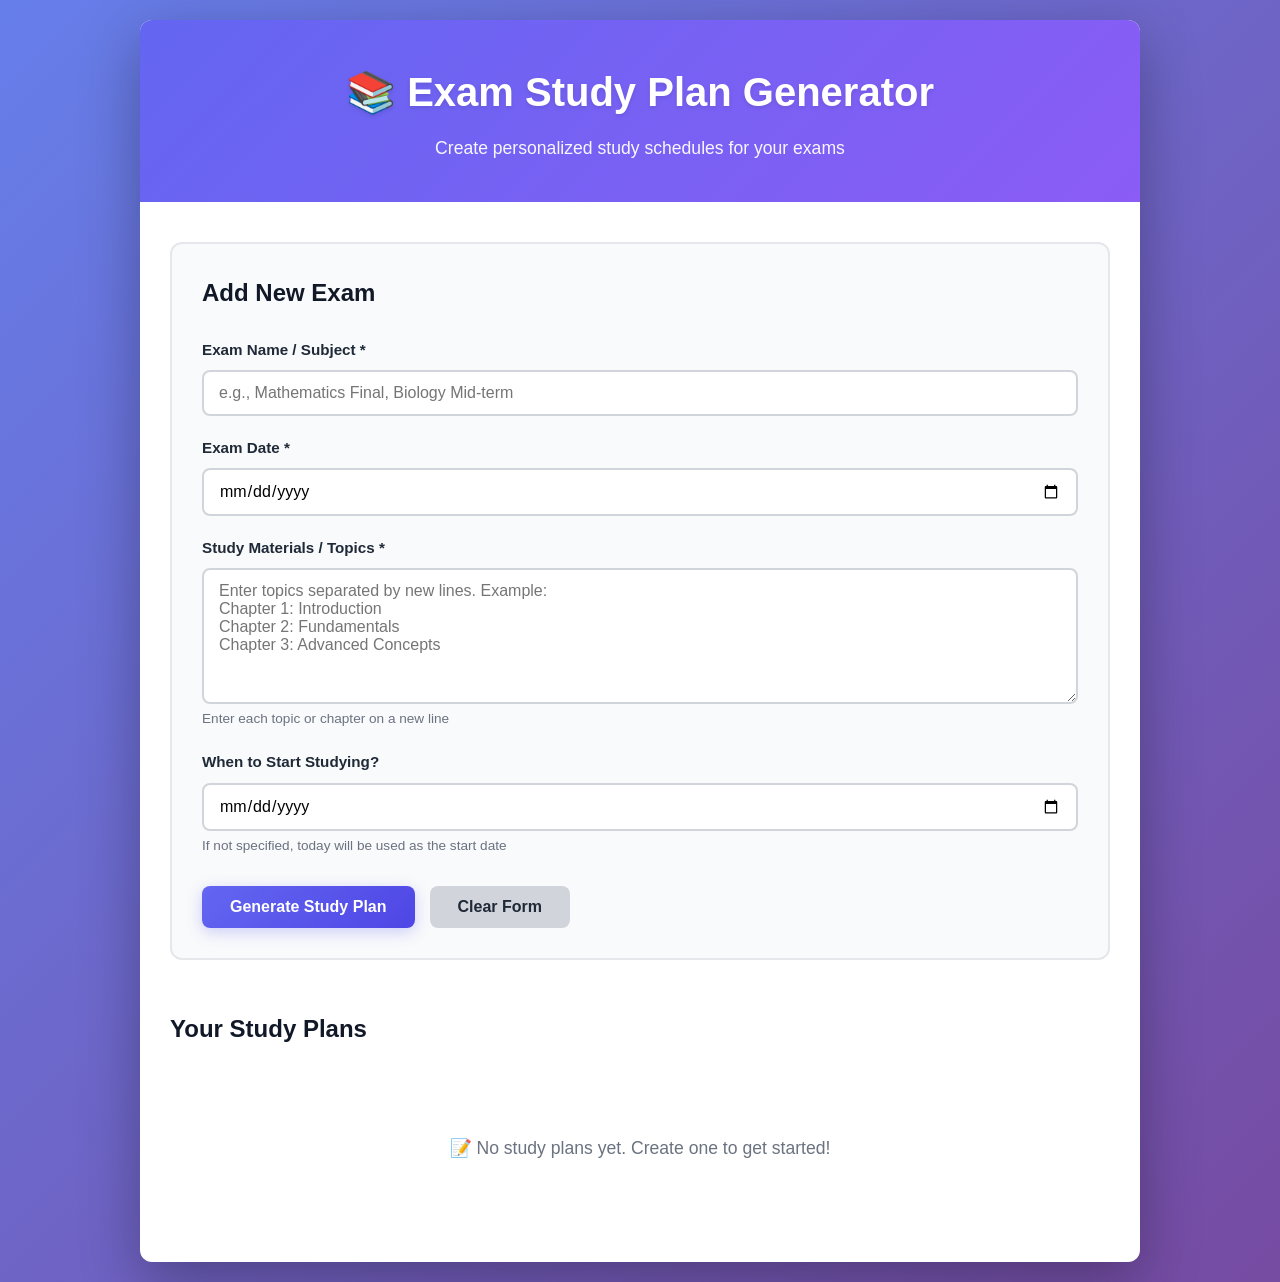
<file: index.html>
<!DOCTYPE html>
<html lang="en">
<head>
    <meta charset="UTF-8">
    <meta name="viewport" content="width=device-width, initial-scale=1.0">
    <title>Exam Study Plan Generator</title>
    <link rel="stylesheet" href="styles.css">
</head>
<body>
    <div class="container">
        <!-- Header -->
        <header class="header">
            <div class="header-content">
                <h1>📚 Exam Study Plan Generator</h1>
                <p class="subtitle">Create personalized study schedules for your exams</p>
            </div>
        </header>

        <!-- Main Content -->
        <main class="main-content">
            <!-- Exam Input Form -->
            <section class="form-section">
                <div class="form-container">
                    <h2>Add New Exam</h2>
                    <form id="examForm" class="exam-form">
                        <!-- Exam Name Field -->
                        <div class="form-group">
                            <label for="examName">Exam Name / Subject *</label>
                            <input 
                                type="text" 
                                id="examName" 
                                name="examName" 
                                placeholder="e.g., Mathematics Final, Biology Mid-term"
                                required
                                maxlength="100"
                            >
                            <small class="error-message" id="examNameError"></small>
                        </div>

                        <!-- Exam Date Field -->
                        <div class="form-group">
                            <label for="examDate">Exam Date *</label>
                            <input 
                                type="date" 
                                id="examDate" 
                                name="examDate" 
                                required
                            >
                            <small class="error-message" id="examDateError"></small>
                        </div>

                        <!-- Materials/Topics Field -->
                        <div class="form-group">
                            <label for="materials">Study Materials / Topics *</label>
                            <textarea 
                                id="materials" 
                                name="materials" 
                                placeholder="Enter topics separated by new lines. Example:&#10;Chapter 1: Introduction&#10;Chapter 2: Fundamentals&#10;Chapter 3: Advanced Concepts"
                                rows="6"
                                required
                            ></textarea>
                            <small class="info-text">Enter each topic or chapter on a new line</small>
                            <small class="error-message" id="materialsError"></small>
                        </div>

                        <!-- Study Start Date Field -->
                        <div class="form-group">
                            <label for="studyStartDate">When to Start Studying?</label>
                            <input 
                                type="date" 
                                id="studyStartDate" 
                                name="studyStartDate"
                            >
                            <small class="info-text">If not specified, today will be used as the start date</small>
                        </div>

                        <!-- Form Actions -->
                        <div class="form-actions">
                            <button type="submit" class="btn btn-primary">
                                <span>Generate Study Plan</span>
                            </button>
                            <button type="reset" class="btn btn-secondary">Clear Form</button>
                            <button type="button" class="btn btn-secondary" id="cancelEditBtn" style="display: none;">
                                Cancel Edit
                            </button>
                        </div>
                    </form>
                </div>
            </section>

            <!-- Exams List Section -->
            <section class="exams-section">
                <h2>Your Study Plans</h2>
                <div id="examsList" class="exams-list">
                    <div class="empty-state">
                        <p>📝 No study plans yet. Create one to get started!</p>
                    </div>
                </div>
            </section>
        </main>

        <!-- Modal for Study Plan Details -->
        <div id="planModal" class="modal" style="display: none;">
            <div class="modal-content">
                <div class="modal-header">
                    <h2 id="modalTitle">Study Plan</h2>
                    <button class="modal-close" onclick="closeModal()">&times;</button>
                </div>
                <div id="modalBody" class="modal-body">
                    <!-- Study schedule will be inserted here -->
                </div>
                <div class="modal-footer">
                    <button class="btn btn-secondary" onclick="closeModal()">Close</button>
                </div>
            </div>
        </div>

        <!-- Overlay for Modal -->
        <div id="modalOverlay" class="modal-overlay" style="display: none;" onclick="closeModal()"></div>
    </div>

    <script src="app.js"></script>
</body>
</html>
</file>
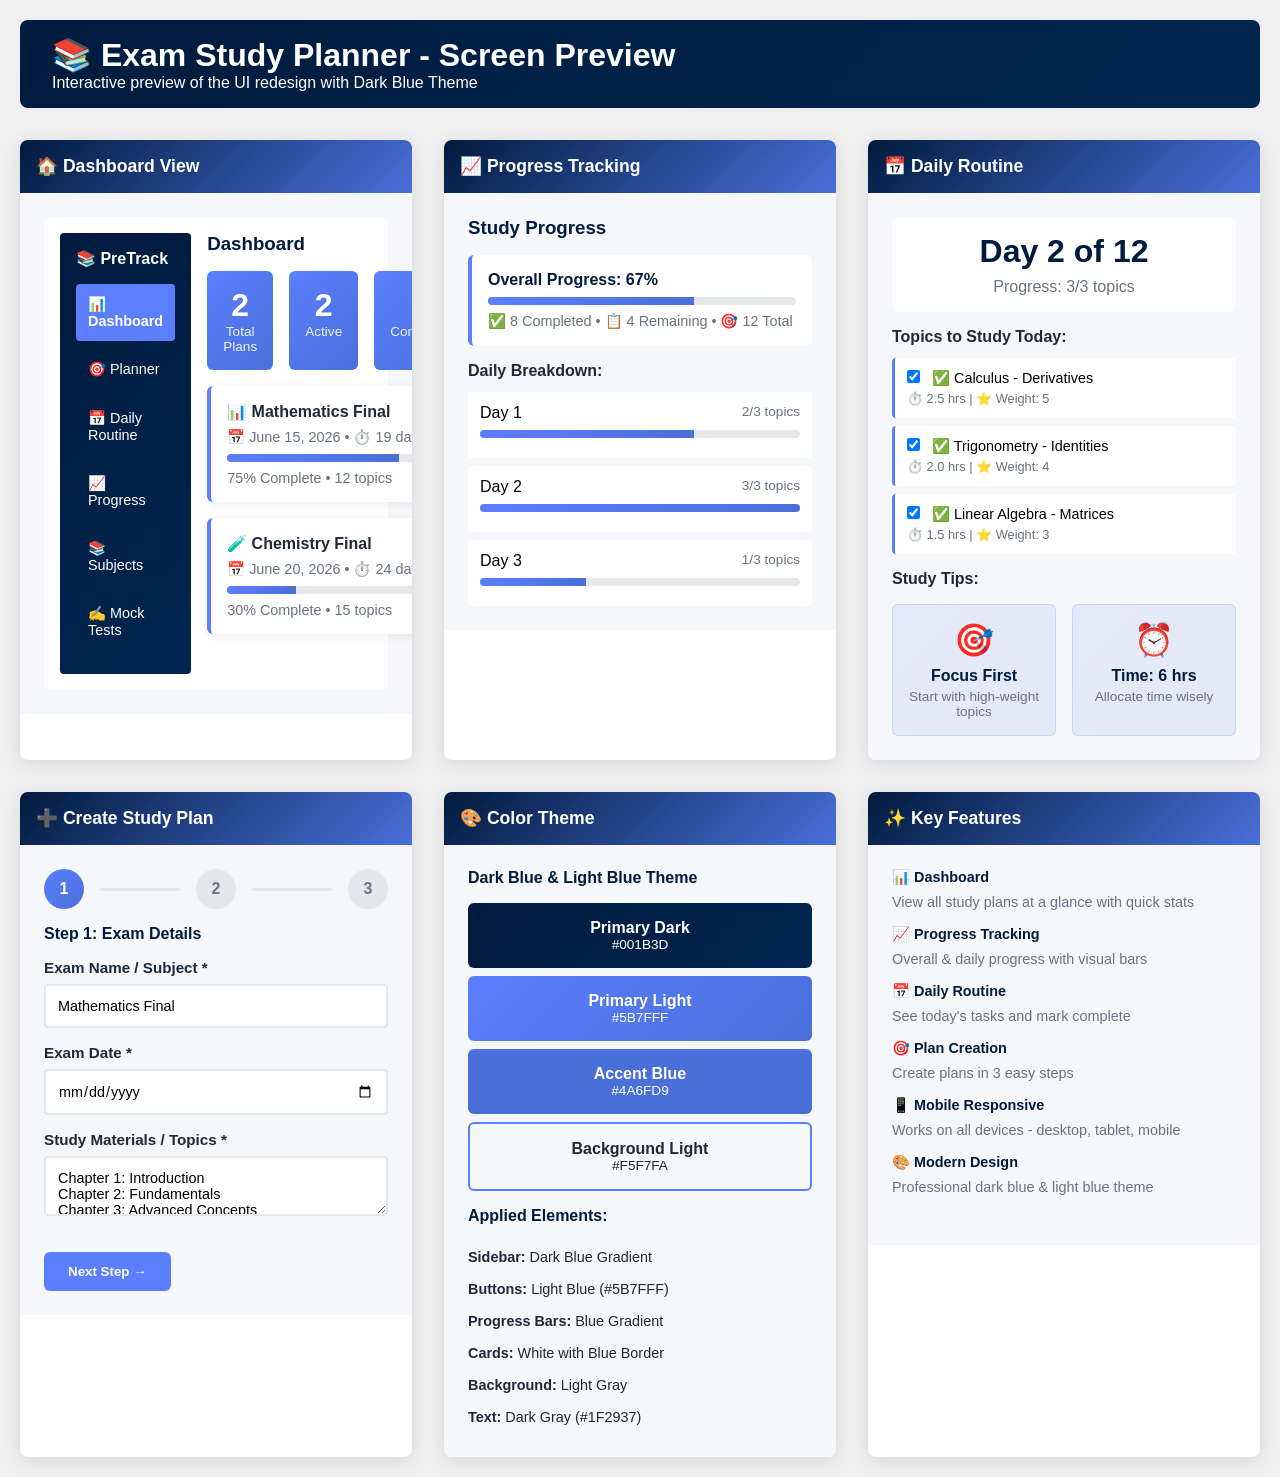
<file: Index.html>
<!DOCTYPE html>
<html lang="en">
<head>
    <meta charset="UTF-8">
    <meta name="viewport" content="width=device-width, initial-scale=1.0">
    <title>Exam Study Planner - Screen Preview</title>
    <style>
        * {
            margin: 0;
            padding: 0;
            box-sizing: border-box;
        }
        
        :root {
            --primary-dark: #001B3D;
            --primary-light: #5B7FFF;
            --accent-blue: #4A6FD9;
            --bg-light: #F5F7FA;
            --bg-white: #FFFFFF;
            --text-dark: #1F2937;
            --text-light: #6B7280;
            --border-color: #E5E7EB;
            --success-color: #10B981;
        }
        
        body {
            font-family: -apple-system, BlinkMacSystemFont, 'Segoe UI', 'Roboto', sans-serif;
            background-color: #f0f0f0;
            padding: 20px;
        }
        
        .container {
            max-width: 1400px;
            margin: 0 auto;
        }
        
        .header {
            background: linear-gradient(135deg, var(--primary-dark) 0%, #002650 100%);
            color: white;
            padding: 1rem 2rem;
            border-radius: 8px;
            margin-bottom: 2rem;
        }
        
        .header h1 {
            margin: 0;
            font-size: 2rem;
        }
        
        .screens {
            display: grid;
            grid-template-columns: repeat(auto-fit, minmax(350px, 1fr));
            gap: 2rem;
        }
        
        .screen {
            background: white;
            border-radius: 8px;
            overflow: hidden;
            box-shadow: 0 4px 20px rgba(0, 0, 0, 0.1);
            transition: transform 0.3s ease;
        }
        
        .screen:hover {
            transform: translateY(-5px);
            box-shadow: 0 8px 30px rgba(0, 0, 0, 0.15);
        }
        
        .screen-title {
            background: linear-gradient(135deg, var(--primary-dark), var(--accent-blue));
            color: white;
            padding: 1rem;
            font-size: 1.1rem;
            font-weight: 600;
        }
        
        .screen-content {
            padding: 1.5rem;
            min-height: 400px;
            background-color: var(--bg-light);
        }
        
        .dashboard-preview {
            display: flex;
            gap: 1rem;
            background-color: var(--bg-white);
            border-radius: 6px;
            padding: 1rem;
        }
        
        .sidebar-preview {
            width: 200px;
            background: linear-gradient(135deg, var(--primary-dark) 0%, #002650 100%);
            color: white;
            border-radius: 4px;
            padding: 1rem;
        }
        
        .sidebar-item {
            padding: 0.75rem;
            margin-bottom: 0.5rem;
            border-radius: 4px;
            font-size: 0.9rem;
            transition: all 0.2s ease;
        }
        
        .sidebar-item:hover {
            background-color: var(--primary-light);
        }
        
        .sidebar-item.active {
            background-color: var(--primary-light);
            font-weight: 600;
        }
        
        .content-preview {
            flex: 1;
        }
        
        .stats-grid {
            display: grid;
            grid-template-columns: repeat(3, 1fr);
            gap: 1rem;
            margin-bottom: 1rem;
        }
        
        .stat-card {
            background: linear-gradient(135deg, var(--primary-light), var(--accent-blue));
            color: white;
            padding: 1rem;
            border-radius: 6px;
            text-align: center;
        }
        
        .stat-number {
            font-size: 2rem;
            font-weight: 700;
        }
        
        .stat-label {
            font-size: 0.85rem;
            opacity: 0.9;
        }
        
        .plan-card {
            background: white;
            border-left: 4px solid var(--primary-light);
            border-radius: 6px;
            padding: 1rem;
            margin-bottom: 1rem;
            box-shadow: 0 2px 8px rgba(0, 0, 0, 0.08);
        }
        
        .plan-title {
            font-weight: 600;
            color: var(--text-dark);
            margin-bottom: 0.5rem;
        }
        
        .plan-info {
            font-size: 0.9rem;
            color: var(--text-light);
        }
        
        .progress-bar {
            width: 100%;
            height: 8px;
            background-color: var(--border-color);
            border-radius: 4px;
            overflow: hidden;
            margin: 0.5rem 0;
        }
        
        .progress-fill {
            height: 100%;
            background: linear-gradient(90deg, var(--primary-light), var(--accent-blue));
            width: 67%;
        }
        
        .button {
            display: inline-block;
            padding: 0.75rem 1.5rem;
            background-color: var(--primary-light);
            color: white;
            border: none;
            border-radius: 6px;
            cursor: pointer;
            font-weight: 600;
            transition: all 0.2s ease;
            margin-top: 1rem;
        }
        
        .button:hover {
            background-color: #7BA3FF;
            transform: translateY(-2px);
            box-shadow: 0 4px 12px rgba(91, 127, 255, 0.3);
        }
        
        .tabs {
            display: flex;
            gap: 1rem;
            margin-bottom: 1rem;
            border-bottom: 2px solid var(--border-color);
        }
        
        .tab {
            padding: 0.75rem 1rem;
            background: none;
            border: none;
            color: var(--text-light);
            cursor: pointer;
            font-weight: 600;
            position: relative;
            transition: all 0.2s ease;
        }
        
        .tab.active {
            color: var(--primary-light);
            border-bottom: 3px solid var(--primary-light);
            margin-bottom: -2px;
        }
        
        .form-group {
            margin-bottom: 1rem;
        }
        
        .form-group label {
            display: block;
            margin-bottom: 0.5rem;
            color: var(--text-dark);
            font-weight: 600;
            font-size: 0.95rem;
        }
        
        .form-group input,
        .form-group textarea {
            width: 100%;
            padding: 0.75rem;
            border: 2px solid var(--border-color);
            border-radius: 4px;
            font-size: 0.9rem;
            font-family: inherit;
        }
        
        .form-group input:focus,
        .form-group textarea:focus {
            outline: none;
            border-color: var(--primary-light);
            box-shadow: 0 0 0 3px rgba(91, 127, 255, 0.1);
        }
        
        .step-indicator {
            display: flex;
            align-items: center;
            gap: 1rem;
            margin-bottom: 1rem;
        }
        
        .step {
            display: flex;
            align-items: center;
            justify-content: center;
            width: 2.5rem;
            height: 2.5rem;
            border-radius: 50%;
            background-color: var(--border-color);
            color: var(--text-light);
            font-weight: 700;
        }
        
        .step.active {
            background: linear-gradient(135deg, var(--primary-light), var(--accent-blue));
            color: white;
        }
        
        .step-line {
            flex: 1;
            height: 3px;
            background-color: var(--border-color);
            border-radius: 2px;
        }
        
        .step-line.active {
            background: linear-gradient(90deg, var(--primary-light), var(--accent-blue));
        }
        
        .topic-item {
            background: white;
            border-left: 3px solid var(--primary-light);
            padding: 0.75rem;
            border-radius: 4px;
            margin-bottom: 0.5rem;
            font-size: 0.9rem;
        }
        
        .topic-item .checkbox {
            margin-right: 0.5rem;
        }
        
        .daily-tips {
            display: grid;
            grid-template-columns: repeat(2, 1fr);
            gap: 1rem;
            margin-top: 1rem;
        }
        
        .tip-card {
            background: linear-gradient(135deg, rgba(91, 127, 255, 0.1), rgba(74, 111, 217, 0.1));
            border: 1px solid rgba(91, 127, 255, 0.2);
            padding: 1rem;
            border-radius: 6px;
            text-align: center;
        }
        
        .tip-icon {
            font-size: 2rem;
            margin-bottom: 0.5rem;
        }
        
        .tip-title {
            font-weight: 600;
            color: var(--primary-dark);
            margin-bottom: 0.25rem;
        }
        
        .tip-text {
            font-size: 0.85rem;
            color: var(--text-light);
        }
        
        @media (max-width: 768px) {
            .stats-grid {
                grid-template-columns: 1fr;
            }
            
            .daily-tips {
                grid-template-columns: 1fr;
            }
            
            .dashboard-preview {
                flex-direction: column;
            }
            
            .sidebar-preview {
                width: 100%;
            }
        }
    </style>
</head>
<body>
    <div class="container">
        <div class="header">
            <h1>📚 Exam Study Planner - Screen Preview</h1>
            <p>Interactive preview of the UI redesign with Dark Blue Theme</p>
        </div>
        
        <div class="screens">
            <!-- Screen 1: Dashboard -->
            <div class="screen">
                <div class="screen-title">🏠 Dashboard View</div>
                <div class="screen-content">
                    <div class="dashboard-preview">
                        <div class="sidebar-preview">
                            <div style="font-weight: 700; margin-bottom: 1rem;">📚 PreTrack</div>
                            <div class="sidebar-item active">📊 Dashboard</div>
                            <div class="sidebar-item">🎯 Planner</div>
                            <div class="sidebar-item">📅 Daily Routine</div>
                            <div class="sidebar-item">📈 Progress</div>
                            <div class="sidebar-item">📚 Subjects</div>
                            <div class="sidebar-item">✍️ Mock Tests</div>
                        </div>
                        <div class="content-preview">
                            <h3 style="color: var(--primary-dark); margin-bottom: 1rem;">Dashboard</h3>
                            <div class="stats-grid">
                                <div class="stat-card">
                                    <div class="stat-number">2</div>
                                    <div class="stat-label">Total Plans</div>
                                </div>
                                <div class="stat-card">
                                    <div class="stat-number">2</div>
                                    <div class="stat-label">Active</div>
                                </div>
                                <div class="stat-card">
                                    <div class="stat-number">0</div>
                                    <div class="stat-label">Completed</div>
                                </div>
                            </div>
                            
                            <div class="plan-card">
                                <div class="plan-title">📊 Mathematics Final</div>
                                <div class="plan-info">📅 June 15, 2026 • ⏱️ 19 days</div>
                                <div class="progress-bar">
                                    <div class="progress-fill" style="width: 75%;"></div>
                                </div>
                                <div class="plan-info">75% Complete • 12 topics</div>
                            </div>
                            
                            <div class="plan-card">
                                <div class="plan-title">🧪 Chemistry Final</div>
                                <div class="plan-info">📅 June 20, 2026 • ⏱️ 24 days</div>
                                <div class="progress-bar">
                                    <div class="progress-fill" style="width: 30%;"></div>
                                </div>
                                <div class="plan-info">30% Complete • 15 topics</div>
                            </div>
                        </div>
                    </div>
                </div>
            </div>
            
            <!-- Screen 2: Progress Tab -->
            <div class="screen">
                <div class="screen-title">📈 Progress Tracking</div>
                <div class="screen-content">
                    <h3 style="color: var(--primary-dark); margin-bottom: 1rem;">Study Progress</h3>
                    
                    <div style="background: white; padding: 1rem; border-radius: 6px; margin-bottom: 1rem; border-left: 4px solid var(--primary-light);">
                        <div style="font-weight: 600; color: var(--primary-dark); margin-bottom: 0.5rem;">Overall Progress: 67%</div>
                        <div class="progress-bar">
                            <div class="progress-fill" style="width: 67%;"></div>
                        </div>
                        <div style="font-size: 0.9rem; color: var(--text-light); margin-top: 0.5rem;">✅ 8 Completed • 📋 4 Remaining • 🎯 12 Total</div>
                    </div>
                    
                    <h4 style="color: var(--text-dark); margin-bottom: 0.75rem;">Daily Breakdown:</h4>
                    <div style="background: white; padding: 0.75rem; border-radius: 4px; margin-bottom: 0.5rem;">
                        <div style="display: flex; justify-content: space-between; margin-bottom: 0.5rem;">
                            <span style="font-weight: 500;">Day 1</span>
                            <span style="font-size: 0.85rem; color: var(--text-light);">2/3 topics</span>
                        </div>
                        <div class="progress-bar">
                            <div class="progress-fill" style="width: 67%;"></div>
                        </div>
                    </div>
                    
                    <div style="background: white; padding: 0.75rem; border-radius: 4px; margin-bottom: 0.5rem;">
                        <div style="display: flex; justify-content: space-between; margin-bottom: 0.5rem;">
                            <span style="font-weight: 500;">Day 2</span>
                            <span style="font-size: 0.85rem; color: var(--text-light);">3/3 topics</span>
                        </div>
                        <div class="progress-bar">
                            <div class="progress-fill" style="width: 100%;"></div>
                        </div>
                    </div>
                    
                    <div style="background: white; padding: 0.75rem; border-radius: 4px;">
                        <div style="display: flex; justify-content: space-between; margin-bottom: 0.5rem;">
                            <span style="font-weight: 500;">Day 3</span>
                            <span style="font-size: 0.85rem; color: var(--text-light);">1/3 topics</span>
                        </div>
                        <div class="progress-bar">
                            <div class="progress-fill" style="width: 33%;"></div>
                        </div>
                    </div>
                </div>
            </div>
            
            <!-- Screen 3: Daily Routine -->
            <div class="screen">
                <div class="screen-title">📅 Daily Routine</div>
                <div class="screen-content">
                    <div style="background: white; padding: 1rem; border-radius: 6px; margin-bottom: 1rem; text-align: center;">
                        <div style="font-weight: 600; font-size: 2rem; color: var(--primary-dark);">Day 2 of 12</div>
                        <div style="color: var(--text-light); margin-top: 0.5rem;">Progress: 3/3 topics</div>
                    </div>
                    
                    <h4 style="color: var(--text-dark); margin-bottom: 0.75rem;">Topics to Study Today:</h4>
                    <div class="topic-item">
                        <input type="checkbox" class="checkbox" checked> ✅ Calculus - Derivatives
                        <div style="font-size: 0.8rem; color: var(--text-light); margin-top: 0.25rem;">⏱️ 2.5 hrs | ⭐ Weight: 5</div>
                    </div>
                    <div class="topic-item">
                        <input type="checkbox" class="checkbox" checked> ✅ Trigonometry - Identities
                        <div style="font-size: 0.8rem; color: var(--text-light); margin-top: 0.25rem;">⏱️ 2.0 hrs | ⭐ Weight: 4</div>
                    </div>
                    <div class="topic-item">
                        <input type="checkbox" class="checkbox" checked> ✅ Linear Algebra - Matrices
                        <div style="font-size: 0.8rem; color: var(--text-light); margin-top: 0.25rem;">⏱️ 1.5 hrs | ⭐ Weight: 3</div>
                    </div>
                    
                    <h4 style="color: var(--text-dark); margin-top: 1rem; margin-bottom: 0.75rem;">Study Tips:</h4>
                    <div class="daily-tips">
                        <div class="tip-card">
                            <div class="tip-icon">🎯</div>
                            <div class="tip-title">Focus First</div>
                            <div class="tip-text">Start with high-weight topics</div>
                        </div>
                        <div class="tip-card">
                            <div class="tip-icon">⏰</div>
                            <div class="tip-title">Time: 6 hrs</div>
                            <div class="tip-text">Allocate time wisely</div>
                        </div>
                    </div>
                </div>
            </div>
            
            <!-- Screen 4: Create Plan -->
            <div class="screen">
                <div class="screen-title">➕ Create Study Plan</div>
                <div class="screen-content">
                    <div class="step-indicator">
                        <div class="step active">1</div>
                        <div class="step-line"></div>
                        <div class="step">2</div>
                        <div class="step-line"></div>
                        <div class="step">3</div>
                    </div>
                    
                    <h4 style="color: var(--primary-dark); margin-bottom: 1rem;">Step 1: Exam Details</h4>
                    
                    <div class="form-group">
                        <label>Exam Name / Subject *</label>
                        <input type="text" placeholder="e.g., Mathematics Final" value="Mathematics Final">
                    </div>
                    
                    <div class="form-group">
                        <label>Exam Date *</label>
                        <input type="date">
                    </div>
                    
                    <div class="form-group">
                        <label>Study Materials / Topics *</label>
                        <textarea placeholder="Enter topics separated by new lines...">Chapter 1: Introduction
Chapter 2: Fundamentals
Chapter 3: Advanced Concepts</textarea>
                    </div>
                    
                    <button class="button">Next Step →</button>
                </div>
            </div>
            
            <!-- Screen 5: Color Palette -->
            <div class="screen">
                <div class="screen-title">🎨 Color Theme</div>
                <div class="screen-content">
                    <h4 style="color: var(--primary-dark); margin-bottom: 1rem;">Dark Blue & Light Blue Theme</h4>
                    
                    <div style="margin-bottom: 1rem;">
                        <div style="background: linear-gradient(135deg, var(--primary-dark) 0%, #002650 100%); color: white; padding: 1rem; border-radius: 6px; margin-bottom: 0.5rem; text-align: center;">
                            <div style="font-weight: 600;">Primary Dark</div>
                            <div style="font-size: 0.85rem;">#001B3D</div>
                        </div>
                        <div style="background: linear-gradient(135deg, var(--primary-light), var(--accent-blue)); color: white; padding: 1rem; border-radius: 6px; margin-bottom: 0.5rem; text-align: center;">
                            <div style="font-weight: 600;">Primary Light</div>
                            <div style="font-size: 0.85rem;">#5B7FFF</div>
                        </div>
                        <div style="background: #4A6FD9; color: white; padding: 1rem; border-radius: 6px; margin-bottom: 0.5rem; text-align: center;">
                            <div style="font-weight: 600;">Accent Blue</div>
                            <div style="font-size: 0.85rem;">#4A6FD9</div>
                        </div>
                        <div style="background: var(--bg-light); border: 2px solid var(--primary-light); color: var(--text-dark); padding: 1rem; border-radius: 6px; text-align: center;">
                            <div style="font-weight: 600;">Background Light</div>
                            <div style="font-size: 0.85rem;">#F5F7FA</div>
                        </div>
                    </div>
                    
                    <h4 style="color: var(--primary-dark); margin-bottom: 1rem;">Applied Elements:</h4>
                    <ul style="list-style: none; color: var(--text-dark); font-size: 0.9rem;">
                        <li style="padding: 0.5rem 0;"><strong>Sidebar:</strong> Dark Blue Gradient</li>
                        <li style="padding: 0.5rem 0;"><strong>Buttons:</strong> Light Blue (#5B7FFF)</li>
                        <li style="padding: 0.5rem 0;"><strong>Progress Bars:</strong> Blue Gradient</li>
                        <li style="padding: 0.5rem 0;"><strong>Cards:</strong> White with Blue Border</li>
                        <li style="padding: 0.5rem 0;"><strong>Background:</strong> Light Gray</li>
                        <li style="padding: 0.5rem 0;"><strong>Text:</strong> Dark Gray (#1F2937)</li>
                    </ul>
                </div>
            </div>
            
            <!-- Screen 6: Features -->
            <div class="screen">
                <div class="screen-title">✨ Key Features</div>
                <div class="screen-content">
                    <div style="color: var(--text-dark); font-size: 0.9rem;">
                        <div style="margin-bottom: 1rem;">
                            <div style="font-weight: 600; color: var(--primary-dark); margin-bottom: 0.5rem;">📊 Dashboard</div>
                            <div style="color: var(--text-light);">View all study plans at a glance with quick stats</div>
                        </div>
                        
                        <div style="margin-bottom: 1rem;">
                            <div style="font-weight: 600; color: var(--primary-dark); margin-bottom: 0.5rem;">📈 Progress Tracking</div>
                            <div style="color: var(--text-light);">Overall & daily progress with visual bars</div>
                        </div>
                        
                        <div style="margin-bottom: 1rem;">
                            <div style="font-weight: 600; color: var(--primary-dark); margin-bottom: 0.5rem;">📅 Daily Routine</div>
                            <div style="color: var(--text-light);">See today's tasks and mark complete</div>
                        </div>
                        
                        <div style="margin-bottom: 1rem;">
                            <div style="font-weight: 600; color: var(--primary-dark); margin-bottom: 0.5rem;">🎯 Plan Creation</div>
                            <div style="color: var(--text-light);">Create plans in 3 easy steps</div>
                        </div>
                        
                        <div style="margin-bottom: 1rem;">
                            <div style="font-weight: 600; color: var(--primary-dark); margin-bottom: 0.5rem;">📱 Mobile Responsive</div>
                            <div style="color: var(--text-light);">Works on all devices - desktop, tablet, mobile</div>
                        </div>
                        
                        <div>
                            <div style="font-weight: 600; color: var(--primary-dark); margin-bottom: 0.5rem;">🎨 Modern Design</div>
                            <div style="color: var(--text-light);">Professional dark blue & light blue theme</div>
                        </div>
                    </div>
                </div>
            </div>
        </div>
    </div>
</body>
</html>
</file>
<file: styles.css>
/* ============================================
   ROOT VARIABLES & GLOBAL STYLES
   ============================================ */

:root {
    --primary-color: #6366f1;
    --primary-dark: #4f46e5;
    --primary-light: #e0e7ff;
    --secondary-color: #8b5cf6;
    --success-color: #10b981;
    --danger-color: #ef4444;
    --warning-color: #f59e0b;
    --gray-50: #f9fafb;
    --gray-100: #f3f4f6;
    --gray-200: #e5e7eb;
    --gray-300: #d1d5db;
    --gray-400: #9ca3af;
    --gray-500: #6b7280;
    --gray-600: #4b5563;
    --gray-700: #374151;
    --gray-800: #1f2937;
    --gray-900: #111827;
    --text-primary: #111827;
    --text-secondary: #6b7280;
    --border-radius: 8px;
    --border-radius-lg: 12px;
    --transition: all 0.3s ease;
}

* {
    margin: 0;
    padding: 0;
    box-sizing: border-box;
}

html {
    scroll-behavior: smooth;
}

body {
    font-family: -apple-system, BlinkMacSystemFont, 'Segoe UI', Roboto, Oxygen, Ubuntu, Cantarell, sans-serif;
    background: linear-gradient(135deg, #667eea 0%, #764ba2 100%);
    color: var(--text-primary);
    line-height: 1.6;
    min-height: 100vh;
    padding: 20px;
}

/* ============================================
   CONTAINER & LAYOUT
   ============================================ */

.container {
    max-width: 1000px;
    margin: 0 auto;
    background: white;
    border-radius: var(--border-radius-lg);
    box-shadow: 0 20px 60px rgba(0, 0, 0, 0.3);
    overflow: hidden;
}

.header {
    background: linear-gradient(135deg, var(--primary-color), var(--secondary-color));
    color: white;
    padding: 40px 30px;
    text-align: center;
}

.header-content h1 {
    font-size: 2.5em;
    font-weight: 700;
    margin-bottom: 10px;
    text-shadow: 0 2px 4px rgba(0, 0, 0, 0.1);
}

.subtitle {
    font-size: 1.1em;
    opacity: 0.95;
    font-weight: 300;
}

.main-content {
    padding: 40px 30px;
}

/* ============================================
   FORM STYLES
   ============================================ */

.form-section {
    margin-bottom: 50px;
}

.form-container {
    background: var(--gray-50);
    padding: 30px;
    border-radius: var(--border-radius-lg);
    border: 2px solid var(--gray-200);
}

.form-container h2 {
    font-size: 1.5em;
    margin-bottom: 25px;
    color: var(--gray-900);
}

.exam-form {
    display: flex;
    flex-direction: column;
    gap: 20px;
}

.form-group {
    display: flex;
    flex-direction: column;
    gap: 8px;
}

.form-group label {
    font-weight: 600;
    color: var(--gray-800);
    font-size: 0.95em;
}

.form-group input,
.form-group textarea {
    padding: 12px 15px;
    border: 2px solid var(--gray-300);
    border-radius: var(--border-radius);
    font-size: 1em;
    font-family: inherit;
    transition: var(--transition);
    background: white;
}

.form-group input:focus,
.form-group textarea:focus {
    outline: none;
    border-color: var(--primary-color);
    box-shadow: 0 0 0 3px var(--primary-light);
}

.form-group textarea {
    resize: vertical;
    min-height: 120px;
}

.info-text {
    font-size: 0.85em;
    color: var(--gray-500);
    margin-top: -4px;
}

.error-message {
    font-size: 0.85em;
    color: var(--danger-color);
    display: none;
}

.error-message.show {
    display: block;
}

.form-group.error input,
.form-group.error textarea {
    border-color: var(--danger-color);
}

/* ============================================
   BUTTONS
   ============================================ */

.form-actions {
    display: flex;
    gap: 15px;
    margin-top: 10px;
}

.btn {
    padding: 12px 28px;
    border: none;
    border-radius: var(--border-radius);
    font-size: 1em;
    font-weight: 600;
    cursor: pointer;
    transition: var(--transition);
    display: inline-flex;
    align-items: center;
    justify-content: center;
    gap: 8px;
}

.btn-primary {
    background: linear-gradient(135deg, var(--primary-color), var(--primary-dark));
    color: white;
    box-shadow: 0 4px 15px rgba(99, 102, 241, 0.3);
}

.btn-primary:hover {
    transform: translateY(-2px);
    box-shadow: 0 6px 20px rgba(99, 102, 241, 0.4);
}

.btn-primary:active {
    transform: translateY(0);
}

.btn-secondary {
    background: var(--gray-300);
    color: var(--gray-800);
}

.btn-secondary:hover {
    background: var(--gray-400);
}

.btn-danger {
    background: var(--danger-color);
    color: white;
    padding: 8px 16px;
    font-size: 0.9em;
}

.btn-danger:hover {
    background: #dc2626;
}

.btn-success {
    background: var(--success-color);
    color: white;
}

.btn-success:hover {
    background: #059669;
}

/* ============================================
   EXAMS LIST
   ============================================ */

.exams-section {
    margin-top: 50px;
}

.exams-section h2 {
    font-size: 1.5em;
    margin-bottom: 25px;
    color: var(--gray-900);
}

.exams-list {
    display: grid;
    gap: 20px;
    grid-template-columns: repeat(auto-fill, minmax(300px, 1fr));
}

.exam-card {
    background: white;
    border: 2px solid var(--gray-200);
    border-radius: var(--border-radius-lg);
    padding: 20px;
    transition: var(--transition);
    cursor: pointer;
}

.exam-card:hover {
    border-color: var(--primary-color);
    box-shadow: 0 8px 20px rgba(99, 102, 241, 0.15);
    transform: translateY(-4px);
}

.exam-card-header {
    display: flex;
    justify-content: space-between;
    align-items: flex-start;
    margin-bottom: 15px;
}

.exam-card-title {
    font-size: 1.2em;
    font-weight: 700;
    color: var(--gray-900);
    flex: 1;
}

.exam-card-actions {
    display: flex;
    gap: 8px;
}

.exam-card-actions button {
    padding: 6px 12px;
    font-size: 0.85em;
    border: none;
    border-radius: 4px;
    cursor: pointer;
    transition: var(--transition);
    background: none;
    font-size: 1.1em;
}

.btn-edit {
    background: none;
    border: none;
    cursor: pointer;
    font-size: 1.1em;
    transition: var(--transition);
    padding: 4px 8px;
}

.btn-edit:hover {
    transform: scale(1.2);
    background-color: var(--primary-light);
    border-radius: 4px;
}

.btn-delete-small {
    background: none;
    border: none;
    cursor: pointer;
    font-size: 1.1em;
    transition: var(--transition);
    padding: 4px 8px;
}

.btn-delete-small:hover {
    transform: scale(1.2);
    background-color: #fee2e2;
    border-radius: 4px;
}

.exam-card-date {
    color: var(--text-secondary);
    font-size: 0.9em;
    margin-bottom: 10px;
    display: flex;
    align-items: center;
    gap: 5px;
}

.exam-card-topics {
    background: var(--gray-50);
    padding: 10px;
    border-radius: 4px;
    font-size: 0.9em;
    color: var(--text-secondary);
    margin-bottom: 15px;
    max-height: 80px;
    overflow-y: auto;
}

.exam-card-progress {
    margin-bottom: 12px;
}

.progress-label {
    display: flex;
    justify-content: space-between;
    font-size: 0.85em;
    margin-bottom: 5px;
    color: var(--text-secondary);
}

.progress-bar {
    height: 8px;
    background: var(--gray-200);
    border-radius: 4px;
    overflow: hidden;
}

.progress-fill {
    height: 100%;
    background: linear-gradient(90deg, var(--primary-color), var(--secondary-color));
    border-radius: 4px;
    transition: width 0.3s ease;
}

.exam-card-footer {
    display: flex;
    gap: 10px;
}

.btn-view {
    flex: 1;
    background: var(--primary-color);
    color: white;
    border: none;
    padding: 8px 12px;
    border-radius: 4px;
    font-size: 0.9em;
    cursor: pointer;
    transition: var(--transition);
}

.btn-view:hover {
    background: var(--primary-dark);
}

.btn-delete {
    background: var(--danger-color);
    color: white;
    border: none;
    padding: 8px 12px;
    border-radius: 4px;
    font-size: 0.9em;
    cursor: pointer;
    transition: var(--transition);
}

.btn-delete:hover {
    background: #dc2626;
}

.empty-state {
    grid-column: 1 / -1;
    text-align: center;
    padding: 60px 20px;
    color: var(--text-secondary);
}

.empty-state p {
    font-size: 1.1em;
}

/* ============================================
   MODAL
   ============================================ */

.modal-overlay {
    position: fixed;
    top: 0;
    left: 0;
    right: 0;
    bottom: 0;
    background: rgba(0, 0, 0, 0.5);
    z-index: 999;
}

.modal {
    position: fixed;
    top: 50%;
    left: 50%;
    transform: translate(-50%, -50%);
    background: white;
    border-radius: var(--border-radius-lg);
    box-shadow: 0 20px 60px rgba(0, 0, 0, 0.3);
    z-index: 1000;
    max-width: 600px;
    width: 90%;
    max-height: 80vh;
    overflow-y: auto;
}

.modal-content {
    padding: 0;
}

.modal-header {
    display: flex;
    justify-content: space-between;
    align-items: center;
    padding: 25px 30px;
    border-bottom: 2px solid var(--gray-200);
    background: linear-gradient(135deg, var(--primary-color), var(--secondary-color));
    color: white;
}

.modal-header h2 {
    margin: 0;
    font-size: 1.5em;
}

.modal-close {
    background: none;
    border: none;
    font-size: 1.8em;
    cursor: pointer;
    color: white;
    line-height: 1;
}

.modal-close:hover {
    opacity: 0.8;
}

.modal-body {
    padding: 30px;
}

.modal-footer {
    padding: 20px 30px;
    border-top: 2px solid var(--gray-200);
    display: flex;
    justify-content: flex-end;
    gap: 10px;
}

/* ============================================
   STUDY SCHEDULE
   ============================================ */

.schedule-container {
    display: flex;
    flex-direction: column;
    gap: 20px;
}

.schedule-info {
    background: linear-gradient(135deg, var(--primary-light), #f0f4ff);
    padding: 20px;
    border-radius: var(--border-radius-lg);
    border-left: 5px solid var(--primary-color);
}

.schedule-stats {
    display: grid;
    grid-template-columns: repeat(3, 1fr);
    gap: 15px;
    margin-bottom: 20px;
    padding-bottom: 20px;
    border-bottom: 2px solid var(--gray-300);
}

.stat-item {
    text-align: center;
    padding: 10px;
    background: white;
    border-radius: var(--border-radius);
    box-shadow: 0 2px 8px rgba(0, 0, 0, 0.05);
}

.stat-label {
    font-size: 0.85em;
    color: var(--text-secondary);
    font-weight: 500;
    margin-bottom: 5px;
}

.stat-value {
    font-size: 1.5em;
    font-weight: 700;
    color: var(--primary-color);
}

.progress-summary {
    background: white;
    padding: 15px;
    border-radius: var(--border-radius);
}

.progress-label-large {
    display: flex;
    justify-content: space-between;
    align-items: center;
    font-weight: 600;
    margin-bottom: 10px;
    color: var(--gray-800);
}

.progress-percentage {
    background: linear-gradient(135deg, var(--primary-color), var(--secondary-color));
    color: white;
    padding: 4px 12px;
    border-radius: 20px;
    font-size: 0.9em;
}

.progress-bar-large {
    height: 12px;
    background: var(--gray-200);
    border-radius: 6px;
    overflow: hidden;
    margin-bottom: 10px;
}

.progress-fill-large {
    height: 100%;
    background: linear-gradient(90deg, var(--primary-color), var(--secondary-color));
    border-radius: 6px;
    transition: width 0.3s ease;
}

.progress-details {
    font-size: 0.85em;
    color: var(--text-secondary);
    display: flex;
    justify-content: center;
    gap: 15px;
}

.separator {
    color: var(--gray-300);
}

.study-day {
    background: var(--gray-50);
    padding: 15px;
    border-radius: var(--border-radius);
    border: 2px solid var(--gray-200);
    transition: var(--transition);
}

.study-day:hover {
    border-color: var(--primary-color);
    background: white;
}

.study-day.today {
    border-color: var(--warning-color);
    background: #fffbf0;
    box-shadow: 0 0 10px rgba(245, 158, 11, 0.1);
}

.study-day-header {
    font-weight: 700;
    color: var(--primary-color);
    margin-bottom: 8px;
    display: flex;
    justify-content: space-between;
    align-items: center;
    gap: 8px;
}

.day-progress {
    font-size: 0.9em;
    background: var(--primary-light);
    padding: 4px 12px;
    border-radius: 12px;
    color: var(--primary-color);
    font-weight: 600;
}

.study-day-progress-mini {
    margin-bottom: 10px;
}

.progress-bar-mini {
    height: 6px;
    background: var(--gray-200);
    border-radius: 3px;
    overflow: hidden;
}

.progress-fill-mini {
    height: 100%;
    background: linear-gradient(90deg, var(--success-color), #34d399);
    border-radius: 3px;
    transition: width 0.3s ease;
}

.study-topics {
    display: flex;
    flex-direction: column;
    gap: 8px;
}

.study-topic {
    display: flex;
    align-items: center;
    gap: 10px;
    padding: 10px 12px;
    background: white;
    border-radius: 4px;
    border: 1px solid var(--gray-300);
    transition: var(--transition);
}

.study-topic input[type="checkbox"] {
    width: 18px;
    height: 18px;
    cursor: pointer;
    accent-color: var(--success-color);
}

.study-topic label {
    flex: 1;
    cursor: pointer;
    margin: 0;
    font-weight: 400;
}

.study-topic input[type="checkbox"]:checked + label {
    text-decoration: line-through;
    color: var(--text-secondary);
}

.study-topic:hover {
    border-color: var(--primary-color);
    background: var(--primary-light);
}

/* ============================================
   ANIMATIONS
   ============================================ */

@keyframes fadeFlash {
    0% {
        background-color: white;
    }
    50% {
        background-color: #d1fae5;
    }
    100% {
        background-color: white;
    }
}

@keyframes slideIn {
    from {
        transform: translateX(400px);
        opacity: 0;
    }
    to {
        transform: translateX(0);
        opacity: 1;
    }
}

@keyframes slideOut {
    from {
        transform: translateX(0);
        opacity: 1;
    }
    to {
        transform: translateX(400px);
        opacity: 0;
    }
}

@keyframes pulse {
    0%, 100% {
        opacity: 1;
    }
    50% {
        opacity: 0.5;
    }
}

/* ============================================
   RESPONSIVE DESIGN
   ============================================ */

@media (max-width: 768px) {
    .schedule-stats {
        grid-template-columns: 1fr;
    }

    .container {
        border-radius: 0;
    }

    .header-content h1 {
        font-size: 1.8em;
    }

    .main-content {
        padding: 25px 15px;
    }

    .form-container {
        padding: 20px;
    }

    .form-actions {
        flex-direction: column;
    }

    .btn {
        width: 100%;
    }

    .exams-list {
        grid-template-columns: 1fr;
    }

    .modal {
        width: 95%;
    }

    .exam-card-actions {
        flex-direction: row;
        gap: 8px;
    }

    .exam-card-actions button {
        width: auto;
        flex: 1;
    }

    .btn-edit, .btn-delete-small {
        font-size: 1em;
        padding: 4px 8px;
    }

    .study-day-header {
        flex-direction: column;
        align-items: flex-start;
        gap: 4px;
    }

    .day-progress {
        align-self: flex-start;
    }
}

@media (max-width: 480px) {
    body {
        padding: 0;
    }

    .header-content h1 {
        font-size: 1.5em;
    }

    .header {
        padding: 25px 15px;
    }

    .main-content {
        padding: 20px 15px;
    }

    .form-container {
        padding: 15px;
    }

    .form-group input,
    .form-group textarea {
        padding: 10px 12px;
        font-size: 16px;
    }

    .btn {
        padding: 10px 20px;
        font-size: 0.95em;
    }

    .modal-header,
    .modal-body,
    .modal-footer {
        padding: 15px;
    }

    .modal {
        max-height: 95vh;
        width: 98%;
    }

    .exam-card-header {
        flex-direction: column;
        align-items: flex-start;
        gap: 8px;
    }

    .exam-card-actions {
        flex-direction: row;
        gap: 4px;
        justify-content: flex-start;
    }

    .btn-edit, .btn-delete-small {
        font-size: 0.9em;
        padding: 3px 6px;
    }

    .schedule-stats {
        grid-template-columns: 1fr;
        gap: 10px;
    }

    .stat-item {
        padding: 8px;
    }

    .progress-label-large {
        flex-direction: column;
        align-items: flex-start;
        gap: 8px;
    }

    .progress-percentage {
        padding: 2px 10px;
        font-size: 0.85em;
    }

    .study-day-header {
        flex-direction: row;
        justify-content: space-between;
        font-size: 0.9em;
    }

    .day-progress {
        font-size: 0.85em;
        padding: 2px 8px;
    }

    .progress-details {
        flex-direction: column;
        gap: 8px;
        font-size: 0.8em;
    }

    .btn-view, .btn-delete {
        font-size: 0.85em;
        padding: 6px 10px;
    }

    .form-actions {
        flex-direction: column;
        gap: 8px;
    }

    .exams-list {
        grid-template-columns: 1fr;
    }
}

/* ============================================
   UTILITY CLASSES
   ============================================ */

.hidden {
    display: none !important;
}

.text-center {
    text-align: center;
}

.text-muted {
    color: var(--text-secondary);
}

.mt-10 {
    margin-top: 10px;
}

.mt-20 {
    margin-top: 20px;
}

.mb-10 {
    margin-bottom: 10px;
}

.mb-20 {
    margin-bottom: 20px;
}
</file>
